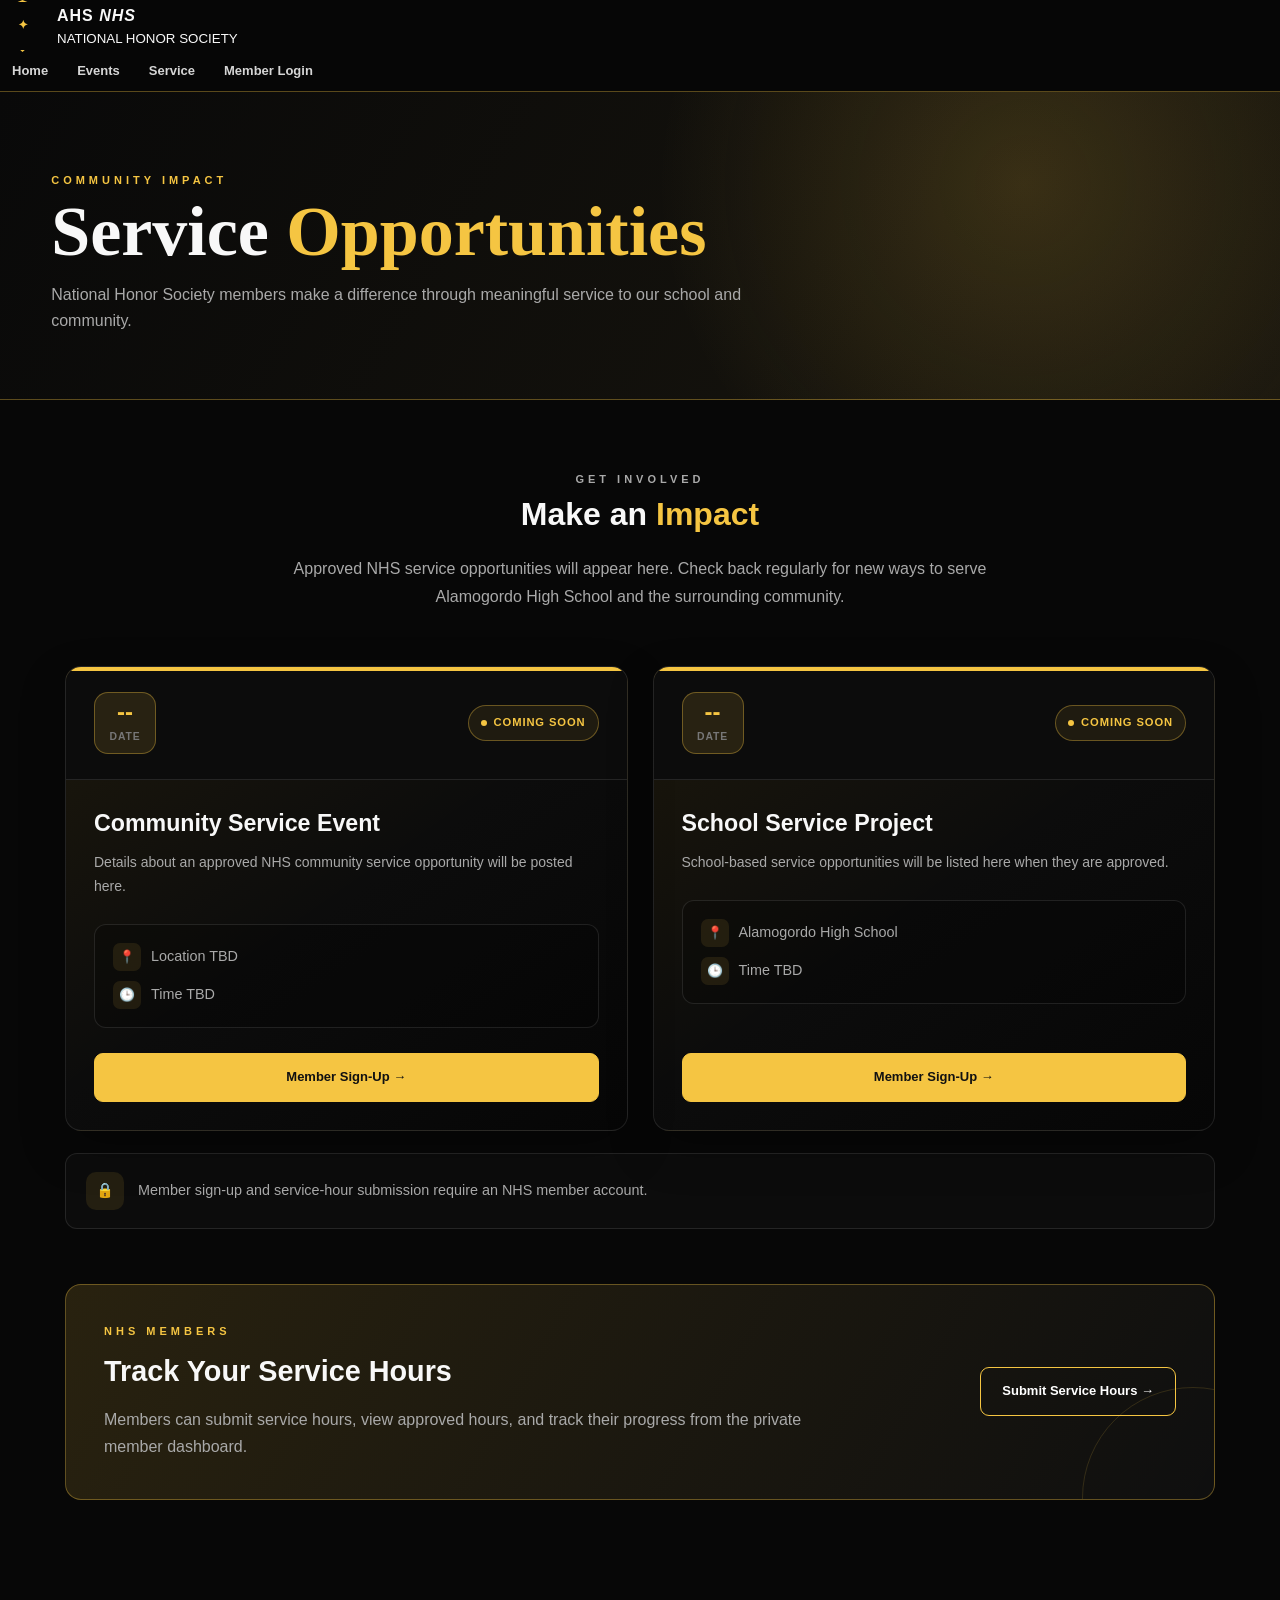
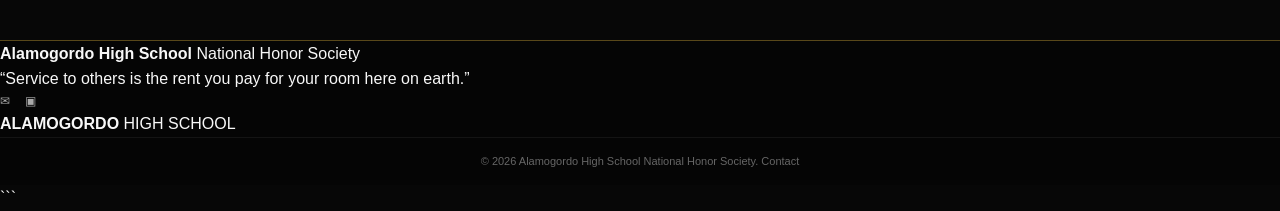
<file: service.html>
<!DOCTYPE html>
<html lang="en">

<head>

  <meta charset="UTF-8">

  <meta
    name="viewport"
    content="width=device-width, initial-scale=1.0"
  >

  <title>Service Opportunities | AHS NHS</title>

  <link rel="stylesheet" href="css/style.css">


  <style>

    /* =========================================
       SERVICE PAGE
    ========================================= */

    .service-page {
      padding: 70px 20px 100px;
    }

    .service-container {
      max-width: 1150px;
      margin: 0 auto;
    }


    /* =========================================
       INTRO
    ========================================= */

    .service-intro {
      max-width: 780px;
      margin: 0 auto 55px;
      text-align: center;
    }

    .service-intro h2 {
      margin: 0 0 15px;
      font-size: 2rem;
      color: var(--white);
    }

    .service-intro h2 span {
      color: var(--gold);
    }

    .service-intro p {
      margin: 0;
      color: var(--muted);
      line-height: 1.75;
    }


    /* =========================================
       SERVICE GRID
    ========================================= */

    .service-grid {
      display: grid;
      grid-template-columns: repeat(2, minmax(0, 1fr));
      gap: 25px;
    }


    /* =========================================
       SERVICE CARD
    ========================================= */

    .service-card {
      position: relative;

      display: flex;
      flex-direction: column;

      overflow: hidden;

      background:
        linear-gradient(
          145deg,
          rgba(245, 197, 66, .09),
          rgba(255, 255, 255, .025) 50%,
          rgba(0, 0, 0, .1)
        );

      border: 1px solid var(--border);
      border-radius: var(--radius);

      box-shadow:
        0 18px 45px rgba(0, 0, 0, .25);

      transition:
        transform .2s ease,
        border-color .2s ease,
        box-shadow .2s ease;
    }

    .service-card:hover {
      transform: translateY(-5px);

      border-color: var(--gold-border);

      box-shadow:
        0 25px 55px rgba(0, 0, 0, .35);
    }


    .service-card::before {
      content: "";

      position: absolute;

      top: 0;
      left: 0;

      width: 100%;
      height: 4px;

      background: var(--gold);
    }


    /* =========================================
       CARD HEADER
    ========================================= */

    .service-card-header {
      display: flex;

      justify-content: space-between;
      align-items: center;

      gap: 15px;

      padding: 25px 28px;

      border-bottom: 1px solid var(--border);
    }


    .service-date {
      display: flex;
      flex-direction: column;

      align-items: center;
      justify-content: center;

      width: 62px;
      height: 62px;

      border-radius: 14px;

      background: rgba(245, 197, 66, .12);

      border: 1px solid var(--gold-border);

      color: var(--gold);
    }


    .service-date strong {
      font-size: 1.5rem;
      line-height: 1;
    }


    .service-date small {
      margin-top: 5px;

      font-size: .65rem;
      font-weight: 800;

      letter-spacing: .08em;
    }


    .service-status {
      display: inline-flex;

      align-items: center;
      gap: 7px;

      padding: 8px 12px;

      border-radius: 999px;

      background: rgba(245, 197, 66, .08);

      border: 1px solid var(--gold-border);

      color: var(--gold);

      font-size: .7rem;
      font-weight: 800;

      letter-spacing: .08em;
    }


    .service-status::before {
      content: "";

      width: 6px;
      height: 6px;

      border-radius: 50%;

      background: var(--gold);
    }


    /* =========================================
       CARD BODY
    ========================================= */

    .service-card-body {
      display: flex;
      flex-direction: column;

      flex: 1;

      padding: 28px;
    }


    .service-card-body h2 {
      margin: 0 0 13px;

      color: var(--white);

      font-size: 1.45rem;
      line-height: 1.3;
    }


    .service-card-body > p {
      margin: 0;

      color: var(--muted);

      line-height: 1.7;
    }


    /* =========================================
       DETAILS
    ========================================= */

    .service-details {
      display: grid;

      gap: 10px;

      margin: 25px 0;
      padding: 18px;

      background: rgba(0, 0, 0, .2);

      border: 1px solid var(--border);

      border-radius: 12px;
    }


    .service-detail {
      display: flex;

      align-items: center;

      gap: 10px;

      color: var(--muted);

      font-size: .9rem;
    }


    .service-detail-icon {
      display: flex;

      align-items: center;
      justify-content: center;

      width: 28px;
      height: 28px;

      border-radius: 7px;

      background: rgba(245, 197, 66, .1);

      color: var(--gold);

      font-size: .8rem;
    }


    /* =========================================
       BUTTON
    ========================================= */

    .service-action {
      margin-top: auto;
    }


    .service-action .button {
      width: 100%;

      display: flex;

      align-items: center;
      justify-content: center;

      box-sizing: border-box;
    }


    /* =========================================
       SERVICE HOURS PANEL
    ========================================= */

    .service-hours-panel {
      position: relative;

      display: grid;

      grid-template-columns: 1fr auto;

      align-items: center;

      gap: 35px;

      margin-top: 55px;

      padding: 38px;

      background:
        linear-gradient(
          120deg,
          rgba(245, 197, 66, .14),
          rgba(255, 255, 255, .035)
        );

      border: 1px solid var(--gold-border);

      border-radius: var(--radius);

      overflow: hidden;
    }


    .service-hours-panel::after {
      content: "";

      position: absolute;

      width: 220px;
      height: 220px;

      right: -90px;
      bottom: -110px;

      border-radius: 50%;

      border: 1px solid rgba(245, 197, 66, .15);
    }


    .service-hours-content {
      position: relative;
      z-index: 1;
    }


    .service-hours-content h2 {
      margin: 8px 0 12px;

      color: var(--white);

      font-size: 1.8rem;
    }


    .service-hours-content p:last-child {
      max-width: 700px;

      margin: 0;

      color: var(--muted);

      line-height: 1.7;
    }


    .service-hours-action {
      position: relative;
      z-index: 1;

      flex-shrink: 0;
    }


    .service-hours-action .button {
      white-space: nowrap;
    }


    /* =========================================
       MEMBER NOTICE
    ========================================= */

    .member-notice {
      display: flex;

      align-items: center;
      gap: 14px;

      margin-top: 22px;
      padding: 18px 20px;

      background: rgba(255, 255, 255, .025);

      border: 1px solid var(--border);

      border-radius: 12px;

      color: var(--muted);

      font-size: .9rem;
      line-height: 1.5;
    }


    .member-notice-icon {
      display: flex;

      align-items: center;
      justify-content: center;

      flex-shrink: 0;

      width: 38px;
      height: 38px;

      border-radius: 10px;

      background: rgba(245, 197, 66, .1);

      color: var(--gold);
    }


    /* =========================================
       MOBILE
    ========================================= */

    @media (max-width: 800px) {

      .service-page {
        padding: 55px 16px 75px;
      }

      .service-grid {
        grid-template-columns: 1fr;
      }

      .service-hours-panel {
        grid-template-columns: 1fr;

        padding: 30px;
      }

      .service-hours-action .button {
        width: 100%;
      }

    }


    @media (max-width: 500px) {

      .service-intro {
        margin-bottom: 35px;
      }

      .service-intro h2 {
        font-size: 1.6rem;
      }

      .service-card-header {
        padding: 20px;
      }

      .service-card-body {
        padding: 24px;
      }

      .service-status {
        font-size: .62rem;
      }

      .service-hours-panel {
        padding: 25px;
      }

      .service-hours-content h2 {
        font-size: 1.5rem;
      }

    }

  </style>

</head>


<body>


<!-- =========================================
     HEADER
========================================= -->

<header class="site-header">

  <a class="brand" href="index.html">

    <span class="brand-shield">
      ✦
    </span>

    <span class="brand-text">

      <strong>
        AHS <em>NHS</em>
      </strong>

      <small>
        NATIONAL HONOR SOCIETY
      </small>

    </span>

  </a>


  <button
    class="menu-toggle"
    aria-label="Open navigation"
  >
    ☰
  </button>


 <nav id="mainNav">
  <a href="index.html">Home</a>
  <a href="events.html">Events</a>
  <a href="service.html">Service</a>
  <a href="login.html">Member Login</a>
  </nav>

</header>



<!-- =========================================
     HERO
========================================= -->

<section class="page-hero">

  <div class="page-hero-inner">

    <p class="eyebrow">
      COMMUNITY IMPACT
    </p>

    <h1>
      Service <span>Opportunities</span>
    </h1>

    <p>
      National Honor Society members make a difference through
      meaningful service to our school and community.
    </p>

  </div>

</section>



<!-- =========================================
     SERVICE CONTENT
========================================= -->

<main class="service-page">

  <div class="service-container">


    <!-- INTRO -->

    <div class="service-intro">

      <p class="eyebrow">
        GET INVOLVED
      </p>

      <h2>
        Make an <span>Impact</span>
      </h2>

      <p>
        Approved NHS service opportunities will appear here.
        Check back regularly for new ways to serve
        Alamogordo High School and the surrounding community.
      </p>

    </div>



    <!-- OPPORTUNITIES -->

    <section class="service-grid">


      <!-- SERVICE EVENT 1 -->

      <article class="service-card">

        <div class="service-card-header">

          <span class="service-date">

            <strong>--</strong>

            <small>DATE</small>

          </span>


          <span class="service-status">
            COMING SOON
          </span>

        </div>


        <div class="service-card-body">

          <h2>
            Community Service Event
          </h2>

          <p>
            Details about an approved NHS community
            service opportunity will be posted here.
          </p>


          <div class="service-details">

            <div class="service-detail">

              <span class="service-detail-icon">
                📍
              </span>

              <span>
                Location TBD
              </span>

            </div>


            <div class="service-detail">

              <span class="service-detail-icon">
                🕒
              </span>

              <span>
                Time TBD
              </span>

            </div>

          </div>


          <div class="service-action">

            <a
              href="login.html"
              class="button button-gold"
            >
              Member Sign-Up →
            </a>

          </div>

        </div>

      </article>



      <!-- SERVICE EVENT 2 -->

      <article class="service-card">

        <div class="service-card-header">

          <span class="service-date">

            <strong>--</strong>

            <small>DATE</small>

          </span>


          <span class="service-status">
            COMING SOON
          </span>

        </div>


        <div class="service-card-body">

          <h2>
            School Service Project
          </h2>

          <p>
            School-based service opportunities will
            be listed here when they are approved.
          </p>


          <div class="service-details">

            <div class="service-detail">

              <span class="service-detail-icon">
                📍
              </span>

              <span>
                Alamogordo High School
              </span>

            </div>


            <div class="service-detail">

              <span class="service-detail-icon">
                🕒
              </span>

              <span>
                Time TBD
              </span>

            </div>

          </div>


          <div class="service-action">

            <a
              href="login.html"
              class="button button-gold"
            >
              Member Sign-Up →
            </a>

          </div>

        </div>

      </article>


    </section>



    <!-- MEMBER NOTICE -->

    <div class="member-notice">

      <span class="member-notice-icon">
        🔒
      </span>

      <span>
        Member sign-up and service-hour submission
        require an NHS member account.
      </span>

    </div>



    <!-- SERVICE HOURS -->

    <section class="service-hours-panel">

      <div class="service-hours-content">

        <p class="eyebrow">
          NHS MEMBERS
        </p>

        <h2>
          Track Your Service Hours
        </h2>

        <p>
          Members can submit service hours, view approved
          hours, and track their progress from the private
          member dashboard.
        </p>

      </div>


      <div class="service-hours-action">

        <a
          href="login.html"
          class="button button-outline"
        >
          Submit Service Hours →
        </a>

      </div>

    </section>


  </div>

</main>



<!-- =========================================
     FOOTER
========================================= -->

<footer class="site-footer">

  <div class="footer-main">

    <div>

      <strong>
        Alamogordo High School
      </strong>

      <span>
        National Honor Society
      </span>

    </div>


    <p class="quote">
      “Service to others is the rent you pay
      for your room here on earth.”
    </p>


    <div class="footer-links">

      <a href="contact.html">
        ✉
      </a>

      <a href="events.html">
        ▣
      </a>

    </div>


    <div class="school-mark">

      <strong>
        ALAMOGORDO
      </strong>

      <span>
        HIGH SCHOOL
      </span>

    </div>

  </div>


  <div class="footer-bottom">

    <span>

      © <span id="year">2026</span>

      Alamogordo High School
      National Honor Society.

    </span>


    <span>

      <a href="contact.html">
        Contact
      </a>

    </span>

  </div>

</footer>



<script src="js/script.js"></script>


</body>

</html>
```

<script src="js/script.js"></script>

</body>
</html>
</file>
<file: css/style.css>
/* =========================================
   AHS NHS — MODERN SCHOOL DESIGN
   ========================================= */

:root {
  --black: #070707;
  --black-2: #0d0d0d;
  --panel: #131313;
  --panel-2: #181818;

  --gold: #f5c542;
  --gold-bright: #ffd85c;

  --white: #f8f8f8;
  --muted: #a9a9a9;
  --muted-2: #777;

  --border: rgba(255,255,255,.10);
  --gold-border: rgba(245,197,66,.35);

  --green: #65d48b;
  --red: #ff7777;

  --max: 1250px;
  --radius: 16px;
}


/* =========================================
   RESET
   ========================================= */

* {
  box-sizing: border-box;
  margin: 0;
  padding: 0;
}

html {
  scroll-behavior: smooth;
}

body {
  background: var(--black);
  color: var(--white);
  font-family: Arial, Helvetica, sans-serif;
  line-height: 1.6;
}

a {
  color: inherit;
  text-decoration: none;
}

button,
input,
textarea,
select {
  font: inherit;
}


/* =========================================
   HEADER
   ========================================= */

.site-header {
  position: sticky;
  top: 0;
  z-index: 1000;

  background: rgba(7,7,7,.94);
  backdrop-filter: blur(14px);

  border-bottom: 1px solid var(--gold-border);
}

.nav-container {
  width: min(var(--max), 92%);
  min-height: 76px;
  margin: auto;

  display: flex;
  align-items: center;
  justify-content: space-between;
  gap: 30px;
}

.brand {
  display: flex;
  align-items: center;
  gap: 12px;
}

.brand-shield {
  width: 45px;
  height: 52px;

  display: grid;
  place-items: center;

  color: var(--gold);
  border: 2px solid var(--gold);

  clip-path: polygon(
    50% 0%,
    92% 15%,
    92% 68%,
    50% 100%,
    8% 68%,
    8% 15%
  );

  font-size: 12px;
  font-weight: 900;
}

.brand-text {
  display: flex;
  flex-direction: column;
}

.brand-text strong {
  font-size: 16px;
  letter-spacing: 1px;
}

.brand-text span {
  color: var(--gold);
  font-family: Georgia, serif;
  font-size: 13px;
}

#mainNav {
  display: flex;
  align-items: center;
  gap: 5px;
}

#mainNav a {
  padding: 9px 12px;
  color: #d5d5d5;
  border-radius: 8px;
  font-size: 13px;
  font-weight: 700;
  transition: background .2s ease, color .2s ease;
}

#mainNav a:hover {
  color: var(--gold);
  background: rgba(245,197,66,.08);
}

.menu-toggle {
  display: none;
  background: transparent;
  border: 1px solid #444;
  color: white;
  border-radius: 8px;
  padding: 8px 11px;
  cursor: pointer;
}


/* =========================================
   HERO
   ========================================= */

.hero {
  position: relative;
  overflow: hidden;

  min-height: 570px;

  display: flex;
  align-items: center;

  background:
    radial-gradient(circle at 80% 20%, rgba(245,197,66,.18), transparent 35%),
    radial-gradient(circle at 10% 90%, rgba(245,197,66,.08), transparent 30%),
    linear-gradient(135deg, #070707 0%, #11100d 55%, #211b0d 100%);
}

.hero::after {
  content: "";
  position: absolute;
  right: -150px;
  top: -150px;
  width: 500px;
  height: 500px;
  border: 1px solid rgba(245,197,66,.12);
  border-radius: 50%;
  box-shadow:
    0 0 0 50px rgba(245,197,66,.025),
    0 0 0 100px rgba(245,197,66,.015);
}

.hero-content {
  position: relative;
  z-index: 2;
  width: min(var(--max), 92%);
  margin: auto;
}

.eyebrow {
  color: var(--gold);
  font-size: 11px;
  font-weight: 900;
  letter-spacing: 4px;
  text-transform: uppercase;
}

.hero h1 {
  max-width: 850px;
  margin-top: 12px;
  font-family: Georgia, "Times New Roman", serif;
  font-size: clamp(48px, 7vw, 88px);
  line-height: .98;
  letter-spacing: -2px;
}

.hero-subtitle {
  margin-top: 20px;
  color: #d0d0d0;
  font-size: 14px;
  font-weight: 800;
  letter-spacing: 2px;
}

.hero-buttons {
  display: flex;
  gap: 12px;
  flex-wrap: wrap;
  margin-top: 32px;
}


/* =========================================
   BUTTONS
   ========================================= */

.button,
.gold-button {
  display: inline-flex;
  align-items: center;
  justify-content: center;

  padding: 13px 21px;

  background: var(--gold);
  color: #111;

  border: 1px solid var(--gold);
  border-radius: 9px;

  font-weight: 900;
  font-size: 13px;

  cursor: pointer;

  transition:
    transform .2s ease,
    background .2s ease,
    box-shadow .2s ease;
}

.button:hover,
.gold-button:hover {
  background: var(--gold-bright);
  transform: translateY(-2px);
  box-shadow: 0 8px 25px rgba(245,197,66,.18);
}

.button-outline {
  background: transparent;
  color: white;
}

.button-outline:hover {
  color: #111;
}


/* =========================================
   SECTIONS
   ========================================= */

.dashboard-section,
.content-section,
.pillars-section,
.cta-section {
  width: min(var(--max), 92%);
  margin: auto;
  padding: 80px 0;
}

.dark-section {
  width: 100%;
  max-width: none;
  padding-left: max(4%, calc((100% - var(--max)) / 2));
  padding-right: max(4%, calc((100% - var(--max)) / 2));
  background: #0b0b0b;
  border-top: 1px solid rgba(255,255,255,.05);
  border-bottom: 1px solid rgba(255,255,255,.05);
}

.section-heading {
  display: flex;
  justify-content: space-between;
  align-items: end;
  gap: 20px;
  margin-bottom: 28px;
}

.section-heading.centered {
  display: block;
  text-align: center;
}

.section-heading h2,
.pillars-section h2 {
  margin-top: 5px;
  font-family: Georgia, "Times New Roman", serif;
  font-size: clamp(32px, 4vw, 48px);
  line-height: 1.1;
}

.section-heading p {
  color: var(--muted);
  margin-top: 10px;
}

.text-link {
  color: var(--gold);
  font-size: 13px;
  font-weight: 800;
  white-space: nowrap;
}

.text-link:hover {
  text-decoration: underline;
}


/* =========================================
   ANNOUNCEMENTS
   ========================================= */

.announcement-grid {
  display: grid;
  grid-template-columns: repeat(3, 1fr);
  gap: 18px;
}

.announcement-card {
  position: relative;
  min-height: 210px;
  padding: 25px;
  background: linear-gradient(145deg, #151515, #101010);
  border: 1px solid var(--border);
  border-radius: var(--radius);
  transition: transform .2s ease, border-color .2s ease;
}

.announcement-card:hover {
  transform: translateY(-5px);
  border-color: var(--gold-border);
}

.announcement-tag {
  display: inline-block;
  padding: 5px 9px;
  color: var(--gold);
  background: rgba(245,197,66,.08);
  border: 1px solid var(--gold-border);
  border-radius: 20px;
  font-size: 9px;
  font-weight: 900;
  letter-spacing: 1px;
}

.announcement-card h3 {
  margin-top: 17px;
  font-size: 21px;
}

.announcement-card p {
  margin-top: 8px;
  color: var(--muted);
  font-size: 14px;
}

.announcement-card time {
  display: block;
  margin-top: 22px;
  color: var(--muted-2);
  font-size: 11px;
}


/* =========================================
   EVENTS — SHARED
   ========================================= */

.event-grid,
.events-grid {
  display: grid;
  grid-template-columns: repeat(2, 1fr);
  gap: 20px;
}

.event-card {
  display: flex;
  overflow: hidden;
  background: linear-gradient(145deg, #151515, #101010);
  border: 1px solid var(--border);
  border-radius: var(--radius);
  transition:
    transform .2s ease,
    border-color .2s ease,
    box-shadow .2s ease;
}

.event-card:hover {
  transform: translateY(-5px);
  border-color: var(--gold-border);
  box-shadow: 0 15px 40px rgba(0,0,0,.25);
}

.event-date {
  flex-shrink: 0;
  width: 95px;
  display: flex;
  flex-direction: column;
  align-items: center;
  justify-content: center;
  padding: 20px 10px;
  background: linear-gradient(180deg, #201d12, #121212);
  border-right: 1px solid var(--border);
}

.event-date strong {
  color: var(--gold);
  font-family: Georgia, serif;
  font-size: 23px;
  text-align: center;
  line-height: 1.15;
}

.event-date span {
  margin-top: 5px;
  color: #777;
  font-size: 9px;
  font-weight: 900;
  letter-spacing: 2px;
}

.event-content {
  flex: 1;
  padding: 25px;
}

.event-tag {
  display: inline-block;
  margin-bottom: 8px;
  padding: 5px 9px;
  color: var(--gold);
  background: rgba(245,197,66,.07);
  border: 1px solid var(--gold-border);
  border-radius: 20px;
  font-size: 8px;
  font-weight: 900;
  letter-spacing: 1.5px;
}

.event-content h3 {
  color: #f5f5f5;
  font-family: Georgia, "Times New Roman", serif;
  font-size: 25px;
}

.event-content > p {
  margin: 9px 0 18px;
  color: var(--muted);
  font-size: 13px;
  line-height: 1.7;
}

.event-details {
  display: flex;
  flex-direction: column;
  gap: 7px;
  margin-bottom: 20px;
  color: #aaa;
  font-size: 12px;
}


/* =========================================
   QUICK LINKS
   ========================================= */

.quick-links {
  display: grid;
  grid-template-columns: repeat(5, 1fr);
  gap: 12px;
}

.quick-links a {
  display: flex;
  align-items: center;
  gap: 10px;
  padding: 18px;
  background: var(--panel);
  border: 1px solid var(--border);
  border-radius: 12px;
  font-size: 12px;
  font-weight: 800;
  transition: transform .2s ease, border-color .2s ease, background .2s ease;
}

.quick-links a:hover {
  transform: translateY(-3px);
  background: #191919;
  border-color: var(--gold-border);
}

.quick-icon {
  font-size: 18px;
}

.quick-links b {
  margin-left: auto;
  color: var(--gold);
}


/* =========================================
   FOUR PILLARS
   ========================================= */

.pillars-section {
  width: 100%;
  max-width: none;
  padding-left: max(4%, calc((100% - var(--max)) / 2));
  padding-right: max(4%, calc((100% - var(--max)) / 2));
  background: linear-gradient(180deg, #10100e, #0a0a0a);
  border-top: 1px solid var(--border);
}

.pillars-grid {
  display: grid;
  grid-template-columns: repeat(4, 1fr);
  gap: 18px;
  margin-top: 35px;
}

.pillar-card {
  padding: 28px;
  background: #121212;
  border: 1px solid var(--border);
  border-radius: var(--radius);
  transition: transform .2s ease, border-color .2s ease;
}

.pillar-card:hover {
  transform: translateY(-5px);
  border-color: var(--gold-border);
}

.pillar-number {
  color: var(--gold);
  font-size: 12px;
  font-weight: 900;
  letter-spacing: 2px;
}

.pillar-card h3 {
  margin-top: 18px;
  font-family: Georgia, serif;
  font-size: 25px;
}

.pillar-card p {
  margin-top: 8px;
  color: var(--muted);
  font-size: 14px;
}


/* =========================================
   CTA
   ========================================= */

.cta-section {
  display: flex;
  align-items: center;
  justify-content: space-between;
  gap: 30px;
  margin-top: 0;
  padding: 45px;
  background: linear-gradient(110deg, #151515, #211c0d);
  border: 1px solid var(--gold-border);
  border-radius: var(--radius);
}

.cta-section h2 {
  margin-top: 5px;
  font-family: Georgia, serif;
  font-size: 34px;
}

.cta-section p:not(.eyebrow) {
  color: var(--muted);
  margin-top: 5px;
}


/* =========================================
   PAGE HERO
   ========================================= */

.page-hero {
  padding: 80px 0 65px;
  background:
    radial-gradient(circle at 80% 30%, rgba(245,197,66,.16), transparent 35%),
    linear-gradient(120deg, #090909, #19160e);
  border-bottom: 1px solid var(--gold-border);
}

.page-hero-inner {
  width: min(var(--max), 92%);
  margin: auto;
}

.page-hero h1 {
  margin-top: 8px;
  font-family: Georgia, serif;
  font-size: clamp(42px, 6vw, 70px);
  line-height: 1;
}

.page-hero h1 span {
  color: var(--gold);
}

.page-hero p:not(.eyebrow) {
  max-width: 700px;
  margin-top: 15px;
  color: var(--muted);
}


/* =========================================
   FEATURE CARDS
   ========================================= */

.feature-grid {
  display: grid;
  grid-template-columns: repeat(2, 1fr);
  gap: 20px;
}

.feature-card {
  padding: 28px;
  background: var(--panel);
  border: 1px solid var(--border);
  border-radius: var(--radius);
  transition: transform .2s ease, border-color .2s ease;
}

.feature-card:hover {
  transform: translateY(-4px);
  border-color: var(--gold-border);
}

.feature-card h2 {
  color: var(--gold);
  margin-bottom: 8px;
}

.feature-card p {
  color: var(--muted);
}


/* =========================================
   FORMS — SHARED
   ========================================= */

.form-card {
  width: min(650px, 100%);
  margin: auto;
  padding: 32px;
  background: var(--panel);
  border: 1px solid var(--border);
  border-radius: var(--radius);
  box-shadow: 0 20px 60px rgba(0,0,0,.25);
}

.form-card h2 {
  color: var(--gold);
  margin-bottom: 8px;
}

.form-note {
  color: var(--muted-2);
  margin-bottom: 22px;
  font-size: 13px;
}

.form-group {
  margin-bottom: 18px;
}

.form-group label {
  display: block;
  margin-bottom: 7px;
  color: #ddd;
  font-size: 13px;
  font-weight: 800;
}

.form-group input,
.form-group textarea,
.form-group select {
  width: 100%;
  padding: 12px 14px;
  background: #090909;
  color: white;
  border: 1px solid #3b3b3b;
  border-radius: 9px;
  outline: none;
}

.form-group input:focus,
.form-group textarea:focus,
.form-group select:focus {
  border-color: var(--gold);
  box-shadow: 0 0 0 3px rgba(245,197,66,.08);
}

.form-group textarea {
  min-height: 130px;
  resize: vertical;
}


/* =========================================
   RESOURCES
   ========================================= */

.resource-list {
  display: grid;
  gap: 12px;
}

.resource-item {
  display: flex;
  align-items: center;
  justify-content: space-between;
  gap: 20px;
  padding: 20px 22px;
  background: var(--panel);
  border: 1px solid var(--border);
  border-radius: 12px;
  transition: border-color .2s ease, transform .2s ease;
}

.resource-item:hover {
  transform: translateX(4px);
  border-color: var(--gold-border);
}

.resource-item h3 {
  color: var(--gold);
}

.resource-item p {
  color: var(--muted-2);
  font-size: 13px;
}

.resource-link {
  color: var(--gold);
  white-space: nowrap;
  font-weight: 800;
}


/* =========================================
   SERVICE OPPORTUNITIES
   ========================================= */

.service-grid {
  display: grid;
  grid-template-columns: repeat(2, 1fr);
  gap: 22px;
}

.service-card {
  overflow: hidden;
  background: var(--panel);
  border: 1px solid var(--border);
  border-radius: var(--radius);
  transition: transform .2s ease, border-color .2s ease;
}

.service-card:hover {
  transform: translateY(-5px);
  border-color: var(--gold-border);
}

.service-card-header {
  display: flex;
  align-items: center;
  justify-content: space-between;
  padding: 20px 22px;
  background: #0c0c0c;
  border-bottom: 1px solid var(--border);
}

.service-date {
  text-align: center;
}

.service-date strong {
  display: block;
  color: var(--gold);
  font-size: 30px;
  line-height: 1;
}

.service-date small {
  color: #777;
  font-size: 9px;
  letter-spacing: 2px;
}

.service-status {
  color: var(--gold);
  padding: 5px 11px;
  border: 1px solid var(--gold-border);
  border-radius: 20px;
  font-size: 9px;
  font-weight: 900;
}

.service-card-body {
  padding: 25px;
}

.service-card-body h2 {
  color: var(--gold);
  margin-bottom: 8px;
}

.service-card-body > p {
  color: var(--muted);
  font-size: 14px;
}

.service-details {
  display: flex;
  flex-direction: column;
  gap: 6px;
  margin: 18px 0;
  color: #ccc;
  font-size: 13px;
}

.service-hours {
  display: flex;
  align-items: center;
  justify-content: space-between;
  gap: 30px;
  margin-top: 30px;
  padding: 30px;
  background: linear-gradient(110deg, #151515, #211d10);
  border: 1px solid var(--gold-border);
  border-radius: var(--radius);
}

.service-hours h2 {
  font-family: Georgia, serif;
  font-size: 30px;
}

.service-hours p:last-child {
  max-width: 700px;
  color: var(--muted);
}


/* =========================================
   ANNOUNCEMENT PAGE
   ========================================= */

.announcement-large {
  padding: 23px;
  margin-bottom: 15px;
  background: var(--panel);
  border-left: 4px solid var(--gold);
  border-radius: 0 12px 12px 0;
}

.announcement-large h2 {
  color: var(--gold);
}

.announcement-large time {
  display: block;
  margin: 4px 0 10px;
  color: #777;
  font-size: 12px;
}

.announcement-large p {
  color: var(--muted);
}


/* =========================================
   ADMIN DASHBOARD — CORE
   ========================================= */

.admin-stats {
  display: grid;
  grid-template-columns: repeat(4, 1fr);
  gap: 15px;
  margin-bottom: 40px;
}

.admin-stat {
  position: relative;
  overflow: hidden;
  padding: 22px;
  background:
    linear-gradient(145deg, #151515, #101010);
  border: 1px solid var(--border);
  border-radius: 14px;
  transition: transform .2s ease, border-color .2s ease, box-shadow .2s ease;
}

.admin-stat::after {
  content: "";
  position: absolute;
  width: 110px;
  height: 110px;
  right: -55px;
  top: -55px;
  border: 1px solid rgba(245,197,66,.10);
  border-radius: 50%;
}

.admin-stat:hover {
  transform: translateY(-3px);
  border-color: var(--gold-border);
  box-shadow: 0 12px 30px rgba(0,0,0,.22);
}

.admin-stat span {
  display: block;
  color: var(--muted-2);
  font-size: 10px;
  font-weight: 900;
  letter-spacing: 1.5px;
  text-transform: uppercase;
}

.admin-stat strong {
  display: block;
  margin-top: 5px;
  color: var(--gold);
  font-family: Georgia, serif;
  font-size: 34px;
}

.admin-toolbar {
  display: flex;
  align-items: end;
  justify-content: space-between;
  gap: 20px;
  margin-bottom: 25px;
  padding-bottom: 18px;
  border-bottom: 1px solid var(--border);
}

.admin-toolbar h2 {
  margin-top: 5px;
  font-family: Georgia, serif;
  font-size: 34px;
}

.admin-toolbar p {
  color: var(--muted);
  font-size: 13px;
}

.admin-toolbar select {
  min-width: 170px;
  padding: 11px 14px;
  background: var(--panel);
  color: white;
  border: 1px solid #444;
  border-radius: 8px;
  outline: none;
}

.admin-toolbar select:focus {
  border-color: var(--gold);
  box-shadow: 0 0 0 3px rgba(245,197,66,.08);
}

.admin-message {
  min-height: 25px;
  margin-bottom: 15px;
  color: var(--gold);
  font-size: 13px;
  font-weight: 700;
}

.admin-submission {
  padding: 25px;
  margin-bottom: 15px;
  background: linear-gradient(145deg, #151515, #101010);
  border: 1px solid var(--border);
  border-radius: 14px;
  transition: border-color .2s ease, box-shadow .2s ease;
}

.admin-submission:hover {
  border-color: rgba(245,197,66,.22);
  box-shadow: 0 12px 30px rgba(0,0,0,.18);
}

.admin-submission-top {
  display: flex;
  align-items: flex-start;
  justify-content: space-between;
  gap: 20px;
}

.admin-submission-top h3 {
  color: var(--gold);
  margin-top: 10px;
  font-size: 20px;
}

.admin-status {
  display: inline-block;
  padding: 5px 10px;
  border-radius: 20px;
  font-size: 9px;
  font-weight: 900;
  text-transform: uppercase;
  letter-spacing: .7px;
}

.status-pending {
  color: var(--gold);
  border: 1px solid var(--gold);
  background: rgba(245,197,66,.05);
}

.status-approved {
  color: var(--green);
  border: 1px solid var(--green);
  background: rgba(101,212,139,.05);
}

.status-rejected {
  color: var(--red);
  border: 1px solid var(--red);
  background: rgba(255,119,119,.05);
}

.admin-hours {
  text-align: right;
  padding: 12px 15px;
  background: rgba(245,197,66,.05);
  border: 1px solid var(--gold-border);
  border-radius: 10px;
}

.admin-hours strong {
  display: block;
  color: var(--gold);
  font-family: Georgia, serif;
  font-size: 32px;
  line-height: 1;
}

.admin-hours span {
  color: #777;
  font-size: 12px;
}

.admin-details {
  margin-top: 20px;
  padding-top: 15px;
  border-top: 1px solid var(--border);
}

.admin-details p {
  color: var(--muted);
  margin-bottom: 7px;
  font-size: 13px;
}

.admin-details strong {
  color: var(--gold);
}

.admin-review {
  margin-top: 20px;
}

.admin-review label {
  display: block;
  margin-bottom: 7px;
  font-size: 13px;
  font-weight: 800;
}

.admin-review textarea {
  width: 100%;
  min-height: 90px;
  padding: 12px;
  background: #090909;
  color: white;
  border: 1px solid #444;
  border-radius: 8px;
  resize: vertical;
  outline: none;
}

.admin-review textarea:focus {
  border-color: var(--gold);
  box-shadow: 0 0 0 3px rgba(245,197,66,.08);
}

.admin-actions {
  display: flex;
  gap: 10px;
  flex-wrap: wrap;
  margin-top: 12px;
}

.admin-actions button {
  min-height: 40px;
  padding: 10px 15px;
  border: 1px solid transparent;
  border-radius: 8px;
  font-weight: 900;
  cursor: pointer;
  transition: transform .2s ease, filter .2s ease, box-shadow .2s ease;
}

.admin-actions button:hover {
  transform: translateY(-1px);
  filter: brightness(1.05);
}

.approve-button {
  background: var(--green);
  color: #07140b;
}

.reject-button {
  background: var(--red);
  color: #210505;
}

.save-button {
  background: var(--gold);
  color: #111;
}


/* =========================================
   ADMIN EVENT MANAGEMENT
   ========================================= */

.admin-events-section {
  margin-top: 60px;
  padding-top: 50px;
  border-top: 1px solid var(--border);
}

.admin-events-section > .section-heading {
  margin-bottom: 25px;
}

.admin-events-section > .section-heading h2 {
  font-family: Georgia, "Times New Roman", serif;
  font-size: 38px;
}

.admin-events-section > .section-heading p {
  max-width: 700px;
  color: var(--muted);
  font-size: 13px;
}


/* Create event panel */

.event-admin-form {
  margin-bottom: 35px;
  padding: 30px;
  background:
    linear-gradient(145deg, #171717, #101010);
  border: 1px solid var(--gold-border);
  border-radius: var(--radius);
  box-shadow: 0 18px 50px rgba(0,0,0,.20);
}

.event-admin-form h3 {
  color: var(--gold);
  margin-bottom: 5px;
  font-family: Georgia, serif;
  font-size: 26px;
}

.event-admin-form > p {
  margin-bottom: 25px;
  color: var(--muted);
  font-size: 13px;
}

.admin-form-grid {
  display: grid;
  grid-template-columns: repeat(2, minmax(0, 1fr));
  gap: 18px;
}

.admin-form-group {
  display: flex;
  flex-direction: column;
  gap: 7px;
}

.admin-form-group.full-width {
  grid-column: 1 / -1;
}

.admin-form-group label {
  color: #ddd;
  font-size: 12px;
  font-weight: 900;
  letter-spacing: .4px;
}

.admin-form-group input,
.admin-form-group textarea,
.admin-form-group select {
  width: 100%;
  padding: 13px 14px;
  background: #090909;
  color: #f8f8f8;
  border: 1px solid #3b3b3b;
  border-radius: 9px;
  outline: none;
  transition: border-color .2s ease, box-shadow .2s ease;
}

.admin-form-group input::placeholder,
.admin-form-group textarea::placeholder {
  color: #666;
}

.admin-form-group input:focus,
.admin-form-group textarea:focus,
.admin-form-group select:focus {
  border-color: var(--gold);
  box-shadow: 0 0 0 3px rgba(245,197,66,.08);
}

.admin-form-group textarea {
  min-height: 125px;
  resize: vertical;
}

.admin-form-actions {
  display: flex;
  align-items: center;
  gap: 12px;
  flex-wrap: wrap;
  margin-top: 22px;
}

.admin-form-actions .gold-button {
  min-height: 44px;
}

.event-form-message {
  min-height: 22px;
  color: var(--gold);
  font-size: 13px;
  font-weight: 700;
}


/* Existing event list */

.admin-events-list {
  display: grid;
  grid-template-columns: repeat(2, minmax(0, 1fr));
  gap: 18px;
}

.admin-event-card {
  position: relative;
  overflow: hidden;
  display: flex;
  flex-direction: column;
  min-width: 0;
  background:
    linear-gradient(145deg, #151515, #0f0f0f);
  border: 1px solid var(--border);
  border-radius: var(--radius);
  transition:
    transform .2s ease,
    border-color .2s ease,
    box-shadow .2s ease;
}

.admin-event-card::before {
  content: "";
  display: block;
  height: 3px;
  background: linear-gradient(90deg, var(--gold), transparent);
  opacity: .8;
}

.admin-event-card:hover {
  transform: translateY(-4px);
  border-color: var(--gold-border);
  box-shadow: 0 16px 40px rgba(0,0,0,.25);
}

.admin-event-card-content {
  display: flex;
  flex-direction: column;
  flex: 1;
  padding: 23px;
}

.admin-event-type {
  align-self: flex-start;
  display: inline-flex;
  align-items: center;
  padding: 5px 9px;
  margin-bottom: 11px;
  color: var(--gold);
  background: rgba(245,197,66,.07);
  border: 1px solid var(--gold-border);
  border-radius: 20px;
  font-size: 8px;
  font-weight: 900;
  letter-spacing: 1.4px;
  text-transform: uppercase;
}

.admin-event-card h3 {
  margin-bottom: 8px;
  color: #f5f5f5;
  font-family: Georgia, "Times New Roman", serif;
  font-size: 24px;
  line-height: 1.15;
}

.admin-event-card p {
  color: var(--muted);
  font-size: 13px;
}

.admin-event-details {
  display: flex;
  flex-direction: column;
  gap: 7px;
  margin-top: 17px;
  padding-top: 15px;
  border-top: 1px solid var(--border);
  color: #bdbdbd;
  font-size: 12px;
}

.admin-event-details strong {
  color: #ddd;
}

.admin-event-actions {
  display: flex;
  align-items: center;
  justify-content: space-between;
  gap: 12px;
  margin-top: auto;
  padding: 16px 23px 21px;
  border-top: 1px solid rgba(255,255,255,.06);
}

.admin-event-actions a {
  color: var(--gold);
  font-size: 12px;
  font-weight: 800;
}

.delete-event-button {
  padding: 9px 13px;
  color: var(--red);
  background: rgba(255,119,119,.06);
  border: 1px solid rgba(255,119,119,.45);
  border-radius: 8px;
  font-size: 11px;
  font-weight: 900;
  cursor: pointer;
  transition: background .2s ease, color .2s ease, transform .2s ease;
}

.delete-event-button:hover {
  transform: translateY(-1px);
  color: #210505;
  background: var(--red);
}

.admin-events-empty {
  grid-column: 1 / -1;
  padding: 35px;
  color: var(--muted);
  text-align: center;
  background: var(--panel);
  border: 1px dashed #444;
  border-radius: var(--radius);
}


/* =========================================
   ACCESS DENIED / ADMIN STATES
   ========================================= */

.access-denied,
.admin-loading {
  width: min(700px, 100%);
  margin: 30px auto;
  padding: 35px;
  text-align: center;
  background:
    radial-gradient(circle at center, rgba(245,197,66,.08), transparent 70%),
    var(--panel);
  border: 1px solid var(--border);
  border-radius: var(--radius);
}

.access-denied h2,
.admin-loading h2 {
  color: var(--gold);
  font-family: Georgia, serif;
  font-size: 30px;
}

.access-denied p,
.admin-loading p {
  margin-top: 8px;
  color: var(--muted);
}


/* =========================================
   LOGIN HELP
   ========================================= */

.login-help {
  margin-top: 20px;
  padding: 15px;
  color: var(--muted);
  border: 1px solid var(--border);
  border-radius: 9px;
  font-size: 13px;
}

.login-help strong {
  color: var(--gold);
}


/* =========================================
   LOADING / EMPTY STATES
   ========================================= */

.loading-text,
.empty-hours {
  padding: 30px;
  color: var(--muted);
  background: var(--panel);
  border: 1px solid var(--border);
  border-radius: 12px;
}


/* =========================================
   EVENTS PAGE
   ========================================= */

.events-hero {
  min-height: 320px;
}

.events-section {
  margin-bottom: 60px;
}

.events-section .section-heading {
  margin-bottom: 25px;
}

.events-section .section-heading h2 {
  margin-top: 5px;
  font-family: Georgia, "Times New Roman", serif;
  font-size: 38px;
}

.calendar-section {
  margin-top: 20px;
  margin-bottom: 45px;
}

.calendar-message {
  display: flex;
  align-items: center;
  gap: 25px;
  padding: 30px;
  background: linear-gradient(120deg, #151515, #211d0f);
  border: 1px solid var(--gold-border);
  border-radius: var(--radius);
}

.calendar-icon {
  width: 65px;
  height: 65px;
  display: grid;
  place-items: center;
  flex-shrink: 0;
  background: rgba(245,197,66,.08);
  border: 1px solid var(--gold-border);
  border-radius: 14px;
  font-size: 30px;
}

.calendar-message h2 {
  margin-top: 5px;
  font-family: Georgia, serif;
  font-size: 30px;
}

.calendar-message > div:last-child > p:last-child {
  max-width: 700px;
  margin-top: 7px;
  color: var(--muted);
  font-size: 13px;
  line-height: 1.6;
}

.events-cta {
  padding: 50px 30px;
  margin-top: 20px;
  text-align: center;
  background:
    radial-gradient(circle at center, rgba(245,197,66,.11), transparent 65%);
  border: 1px solid var(--border);
  border-radius: var(--radius);
}

.events-cta h2 {
  margin-top: 7px;
  font-family: Georgia, serif;
  font-size: 36px;
}

.events-cta > p:not(.eyebrow) {
  max-width: 650px;
  margin: 10px auto 22px;
  color: var(--muted);
  font-size: 14px;
}

.cta-buttons {
  display: flex;
  justify-content: center;
  gap: 12px;
  flex-wrap: wrap;
}

.outline-button {
  display: inline-flex;
  align-items: center;
  justify-content: center;
  padding: 12px 20px;
  color: var(--gold);
  background: transparent;
  border: 1px solid var(--gold);
  border-radius: 8px;
  font-weight: 800;
  text-decoration: none;
  transition: background .2s ease, color .2s ease;
}

.outline-button:hover {
  background: var(--gold);
  color: #111;
}


/* =========================================
   MEMBER DASHBOARD
   ========================================= */

.dashboard-hero {
  min-height: 330px;
}

.dashboard-welcome {
  display: flex;
  align-items: center;
  justify-content: space-between;
  gap: 30px;
  padding: 32px;
  margin-bottom: 22px;
  background: linear-gradient(120deg, #151515, #211d0f);
  border: 1px solid var(--gold-border);
  border-radius: var(--radius);
}

.dashboard-welcome h2 {
  margin-top: 7px;
  font-family: Georgia, serif;
  font-size: clamp(30px, 4vw, 45px);
}

.dashboard-welcome > div:first-child > p:last-child {
  margin-top: 7px;
  color: var(--muted);
}

.member-status {
  min-width: 130px;
  padding: 15px 18px;
  text-align: center;
  background: rgba(245,197,66,.07);
  border: 1px solid var(--gold-border);
  border-radius: 12px;
}

.member-status span {
  display: block;
  color: #777;
  font-size: 9px;
  font-weight: 900;
  letter-spacing: 2px;
}

.member-status strong {
  display: block;
  margin-top: 4px;
  color: #6ee7a0;
  font-size: 14px;
}

.member-stats {
  display: grid;
  grid-template-columns: repeat(3, 1fr);
  gap: 15px;
  margin-bottom: 45px;
}

.member-stat {
  padding: 23px;
  background: var(--panel);
  border: 1px solid var(--border);
  border-radius: 14px;
}

.member-stat > span {
  display: block;
  color: #777;
  font-size: 9px;
  font-weight: 900;
  letter-spacing: 2px;
}

.member-stat > strong {
  display: block;
  margin-top: 5px;
  color: var(--gold);
  font-family: Georgia, serif;
  font-size: 28px;
}

.member-stat p {
  margin-top: 3px;
  color: var(--muted-2);
  font-size: 12px;
}

.dashboard-card-grid {
  display: grid;
  grid-template-columns: repeat(2, 1fr);
  gap: 18px;
}

.dashboard-card {
  display: flex;
  gap: 20px;
  padding: 27px;
  background: linear-gradient(145deg, #151515, #101010);
  border: 1px solid var(--border);
  border-radius: var(--radius);
  transition: transform .2s ease, border-color .2s ease, box-shadow .2s ease;
}

.dashboard-card:hover {
  transform: translateY(-5px);
  border-color: var(--gold-border);
  box-shadow: 0 15px 40px rgba(0,0,0,.22);
}

.dashboard-card-icon {
  flex-shrink: 0;
  width: 52px;
  height: 52px;
  display: grid;
  place-items: center;
  background: rgba(245,197,66,.08);
  border: 1px solid var(--gold-border);
  border-radius: 12px;
  font-size: 23px;
}

.dashboard-card-content {
  flex: 1;
}

.dashboard-card h2 {
  color: var(--gold);
  font-size: 21px;
}

.dashboard-card p {
  margin: 7px 0 18px;
  color: var(--muted);
  font-size: 13px;
  line-height: 1.6;
}

.dashboard-card .gold-button {
  width: auto;
}

.admin-dashboard-card {
  background: linear-gradient(145deg, #19170e, #121212);
  border-color: var(--gold-border);
}

.admin-label {
  margin-bottom: 5px;
  color: var(--gold);
  font-size: 9px;
  font-weight: 900;
  letter-spacing: 2px;
}

.account-section {
  margin-top: 70px;
}

.account-section .section-heading {
  margin-bottom: 20px;
}

.account-section .section-heading h2 {
  margin-top: 5px;
  font-family: Georgia, serif;
  font-size: 35px;
}

.account-card {
  overflow: hidden;
  background: var(--panel);
  border: 1px solid var(--border);
  border-radius: var(--radius);
}

.account-row {
  display: flex;
  align-items: center;
  justify-content: space-between;
  gap: 20px;
  padding: 20px 24px;
  border-bottom: 1px solid var(--border);
}

.account-row:last-child {
  border-bottom: 0;
}

.account-row span {
  color: #777;
  font-size: 12px;
  font-weight: 800;
  text-transform: uppercase;
  letter-spacing: 1px;
}

.account-row strong {
  color: #ddd;
  font-size: 14px;
  text-align: right;
}

.member-message {
  margin-top: 45px;
  padding: 40px;
  text-align: center;
  background:
    radial-gradient(circle at center, rgba(245,197,66,.10), transparent 65%);
  border: 1px solid var(--border);
  border-radius: var(--radius);
}

.member-message h2 {
  margin-top: 8px;
  font-family: Georgia, serif;
  font-size: 34px;
}

.member-message > p:last-child {
  max-width: 600px;
  margin: 10px auto 0;
  color: var(--muted);
  font-size: 14px;
}


/* =========================================
   FOOTER
   ========================================= */

.site-footer {
  margin-top: 40px;
  background: #050505;
  border-top: 1px solid var(--gold-border);
}

.footer-container {
  width: min(var(--max), 92%);
  margin: auto;
  padding: 45px 0;
  display: flex;
  justify-content: space-between;
  gap: 40px;
}

.footer-container strong {
  color: white;
}

.footer-container p {
  color: var(--muted);
  font-size: 13px;
}

.footer-links {
  display: flex;
  flex-wrap: wrap;
  gap: 15px;
  align-content: flex-start;
}

.footer-links a {
  color: #aaa;
  font-size: 12px;
}

.footer-links a:hover {
  color: var(--gold);
}

.footer-bottom {
  padding: 15px 4%;
  color: #666;
  border-top: 1px solid rgba(255,255,255,.06);
  text-align: center;
  font-size: 11px;
}


/* =========================================
   MOBILE — TABLET
   ========================================= */

@media (max-width: 950px) {
  #mainNav {
    gap: 0;
  }

  #mainNav a {
    padding: 8px;
    font-size: 11px;
  }

  .announcement-grid {
    grid-template-columns: 1fr 1fr;
  }

  .event-grid,
  .events-grid {
    grid-template-columns: 1fr 1fr;
  }

  .quick-links {
    grid-template-columns: repeat(2, 1fr);
  }

  .pillars-grid {
    grid-template-columns: repeat(2, 1fr);
  }

  .admin-stats {
    grid-template-columns: repeat(2, 1fr);
  }

  .admin-events-list {
    grid-template-columns: 1fr;
  }
}


/* =========================================
   MOBILE — PHONE
   ========================================= */

@media (max-width: 700px) {
  .nav-container {
    min-height: 65px;
  }

  .menu-toggle {
    display: block;
  }

  #mainNav {
    display: none;
    position: absolute;
    left: 4%;
    right: 4%;
    top: 72px;
    padding: 10px;
    flex-direction: column;
    align-items: stretch;
    background: #111;
    border: 1px solid var(--gold-border);
    border-radius: 12px;
    box-shadow: 0 20px 50px rgba(0,0,0,.5);
  }

  #mainNav.open {
    display: flex;
  }

  #mainNav a {
    padding: 12px;
  }

  .brand-text strong {
    font-size: 12px;
  }

  .brand-text span {
    font-size: 10px;
  }

  .hero {
    min-height: 500px;
  }

  .hero h1 {
    font-size: 52px;
  }

  .announcement-grid,
  .event-grid,
  .events-grid,
  .feature-grid,
  .service-grid {
    grid-template-columns: 1fr;
  }

  .quick-links,
  .pillars-grid {
    grid-template-columns: 1fr;
  }

  .section-heading {
    align-items: flex-start;
    flex-direction: column;
  }

  .cta-section {
    align-items: flex-start;
    flex-direction: column;
    padding: 30px;
  }

  .service-hours {
    align-items: flex-start;
    flex-direction: column;
  }

  .admin-stats {
    grid-template-columns: 1fr 1fr;
  }

  .admin-toolbar {
    align-items: stretch;
    flex-direction: column;
  }

  .admin-submission-top {
    flex-direction: column;
  }

  .admin-hours {
    text-align: left;
    align-self: flex-start;
  }

  .admin-form-grid {
    grid-template-columns: 1fr;
  }

  .admin-form-group.full-width {
    grid-column: auto;
  }

  .event-admin-form {
    padding: 23px;
  }

  .admin-event-card {
    width: 100%;
  }

  .footer-container {
    flex-direction: column;
  }

  .dashboard-welcome {
    align-items: flex-start;
    flex-direction: column;
  }

  .member-status {
    width: 100%;
  }

  .member-stats {
    grid-template-columns: 1fr;
  }

  .dashboard-card-grid {
    grid-template-columns: 1fr;
  }

  .dashboard-card {
    flex-direction: column;
  }

  .dashboard-card-icon {
    width: 48px;
    height: 48px;
  }

  .account-row {
    align-items: flex-start;
    flex-direction: column;
    gap: 5px;
  }

  .account-row strong {
    text-align: left;
  }

  .member-message {
    padding: 28px 20px;
  }

  .member-message h2 {
    font-size: 27px;
  }

  .event-card {
    flex-direction: column;
  }

  .event-date {
    width: 100%;
    min-height: 75px;
    flex-direction: row;
    gap: 10px;
    border-right: 0;
    border-bottom: 1px solid var(--border);
  }

  .event-date strong {
    font-size: 20px;
  }

  .event-date span {
    margin-top: 0;
  }

  .calendar-message {
    align-items: flex-start;
    flex-direction: column;
  }

  .events-cta h2 {
    font-size: 29px;
  }
}


@media (max-width: 450px) {
  .hero h1 {
    font-size: 43px;
  }

  .admin-stats {
    grid-template-columns: 1fr;
  }

  .hero-buttons {
    flex-direction: column;
    align-items: stretch;
  }

  .button,
  .gold-button {
    width: 100%;
  }

  .admin-form-actions {
    align-items: stretch;
    flex-direction: column;
  }

  .admin-form-actions .gold-button,
  .admin-form-actions button {
    width: 100%;
  }

  .admin-event-actions {
    align-items: stretch;
    flex-direction: column;
  }

  .delete-event-button {
    width: 100%;
  }
}
/* =========================================
   PUBLIC EVENTS
   ========================================= */

.event-card {
  background: var(--panel);
  border: 1px solid var(--border);
  border-radius: var(--radius);
  padding: 28px;
  margin-bottom: 20px;
  transition: transform .2s ease, border-color .2s ease;
}

.event-card:hover {
  transform: translateY(-3px);
  border-color: var(--gold-border);
}

.event-card-top {
  display: flex;
  justify-content: space-between;
  align-items: center;
  gap: 20px;
  margin-bottom: 18px;
}

.event-type {
  display: inline-block;
  padding: 7px 12px;
  border: 1px solid var(--gold-border);
  border-radius: 999px;
  color: var(--gold);
  font-size: .75rem;
  font-weight: 800;
  text-transform: uppercase;
  letter-spacing: .08em;
}

.event-date {
  color: var(--muted);
  font-size: .9rem;
}

.event-card h3 {
  color: var(--gold);
  font-size: 1.5rem;
  margin-bottom: 10px;
}

.event-card p {
  color: var(--muted);
  line-height: 1.7;
  margin-bottom: 20px;
}

.event-details {
  display: flex;
  flex-wrap: wrap;
  gap: 18px;
  color: var(--white);
  font-size: .95rem;
}

.event-details span {
  display: inline-flex;
  align-items: center;
  gap: 6px;
}


/* Mobile */

@media (max-width: 700px) {

  .event-card {
    padding: 20px;
  }

  .event-card-top {
    align-items: flex-start;
    flex-direction: column;
    gap: 10px;
  }

  .event-details {
    flex-direction: column;
    gap: 10px;
  }

}


```css
/* =========================================
   DELETE SERVICE-HOUR BUTTON
   ========================================= */

.delete-hour-button {
  background: #8f1d1d;
  color: #ffffff;
  border: 1px solid #b52b2b;
  padding: 10px 16px;
  border-radius: 8px;
  cursor: pointer;
  font-weight: 700;
  transition: 0.2s ease;
}

.delete-hour-button:hover {
  background: #b52b2b;
  border-color: #d43a3a;
}

.delete-hour-button:active {
  transform: scale(0.97);
}
```
</file>
